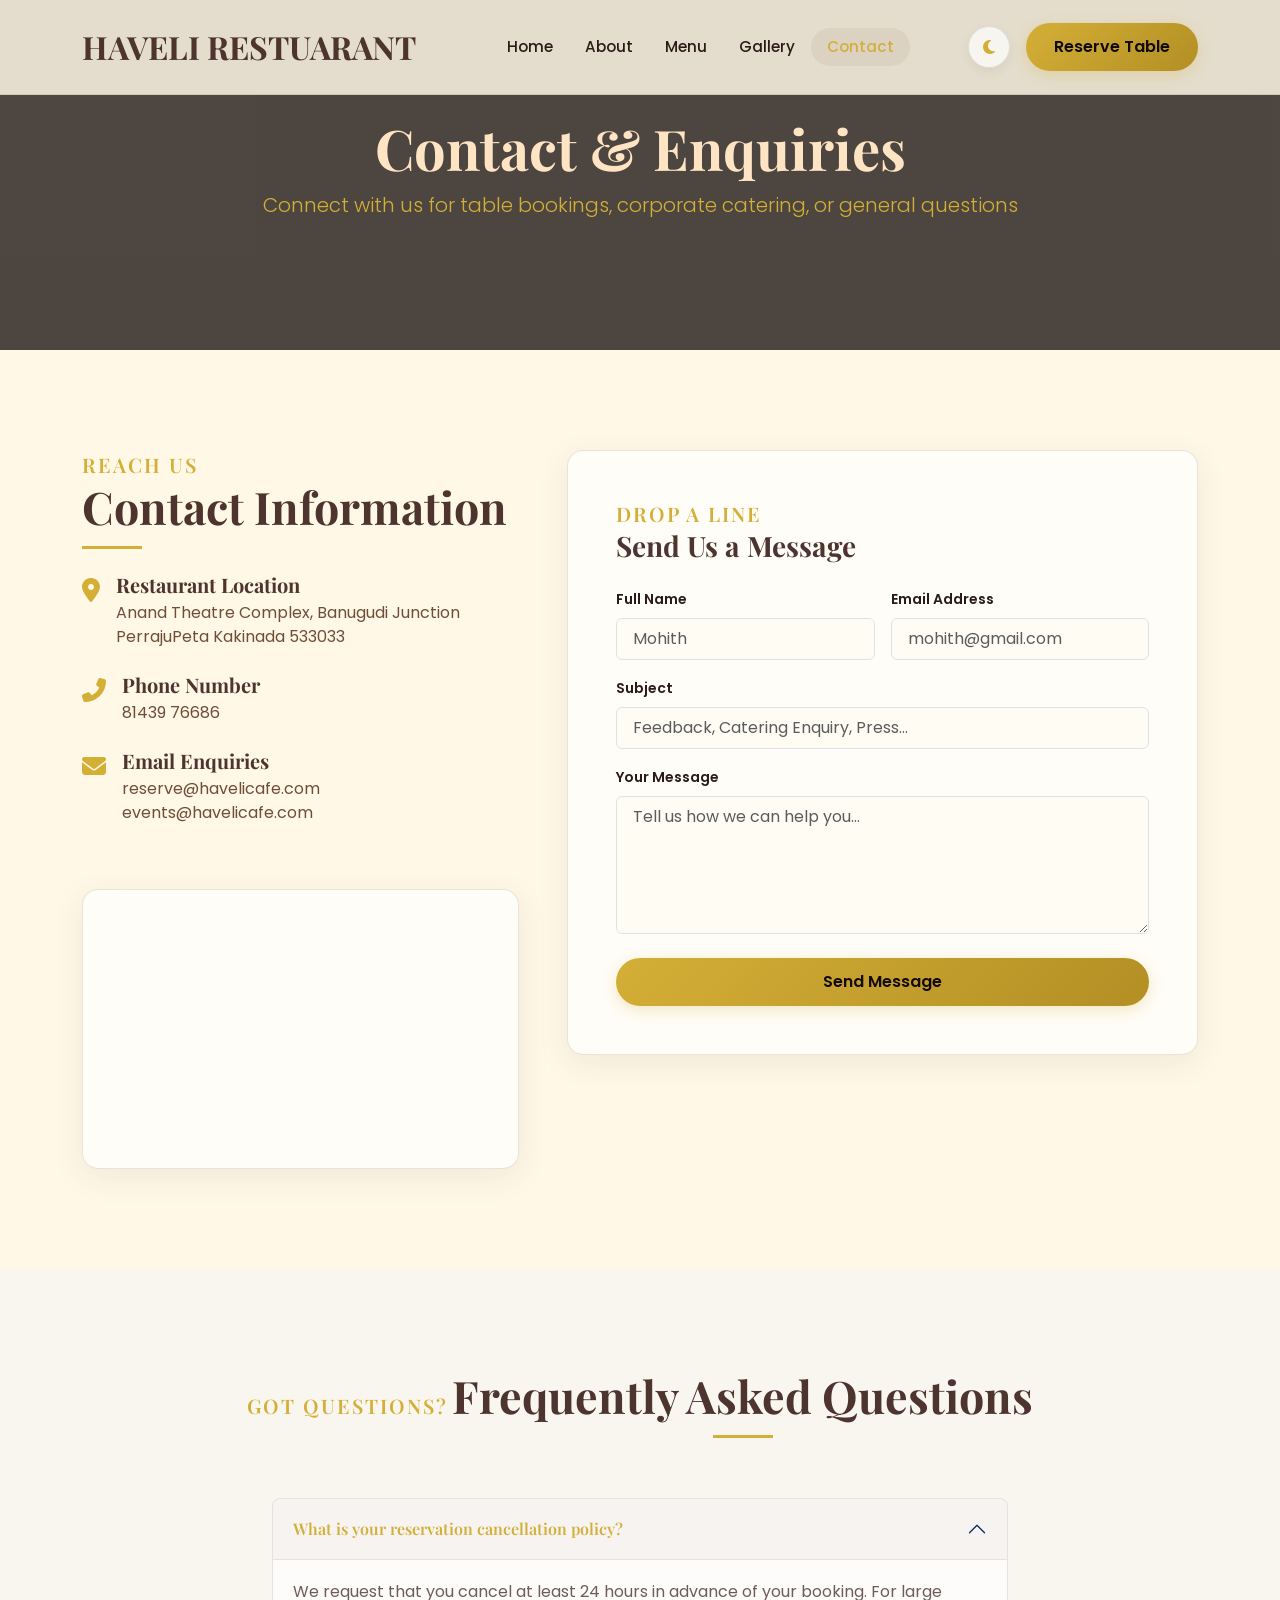
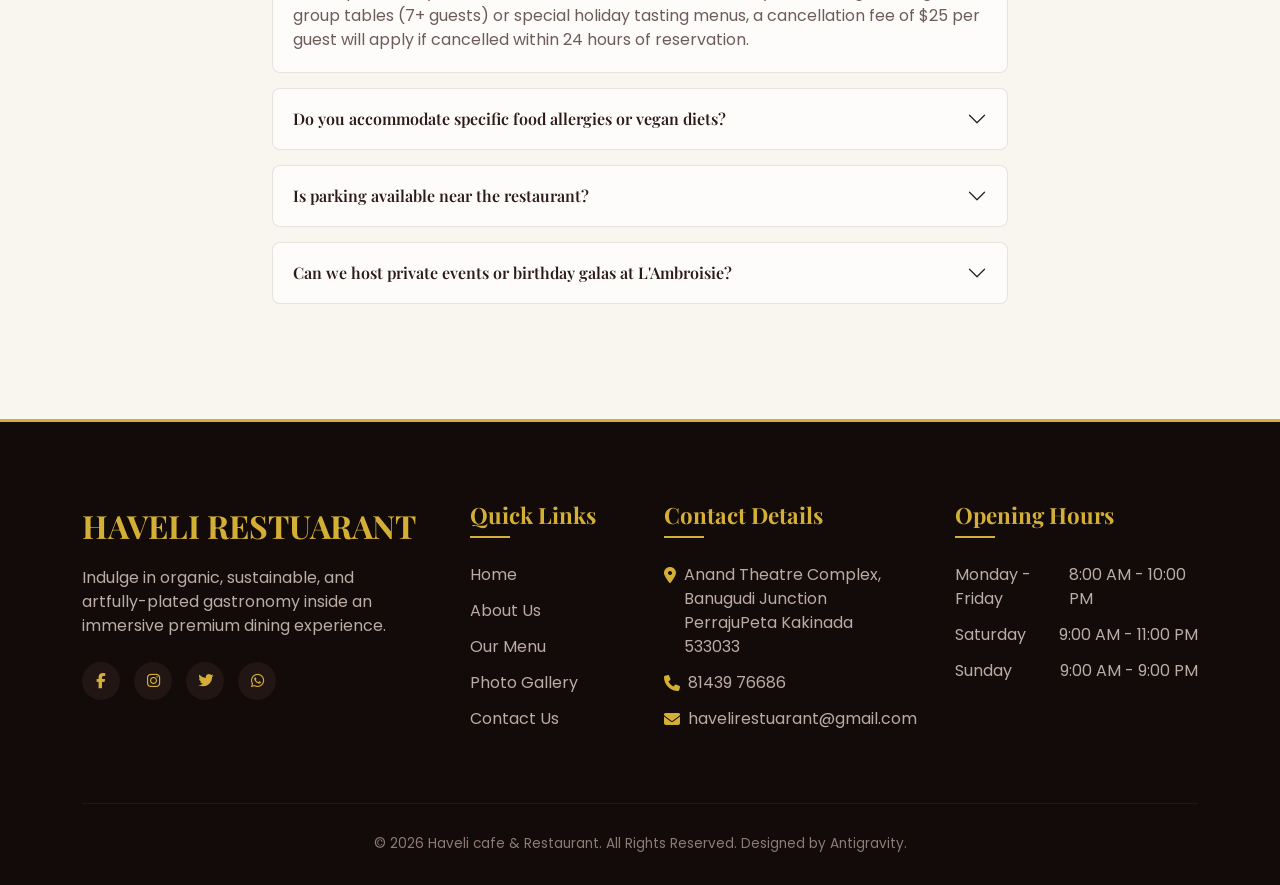
<file: contact.html>
<!DOCTYPE html>
<html lang="en" data-theme="light">
<head>
    <meta charset="UTF-8">
    <meta name="viewport" content="width=device-width, initial-scale=1.0">
    <meta name="description" content="Get in touch with L'Ambroisie Cafe & Restaurant. Find our address, phone numbers, email, opening hours, interactive Google Maps, and FAQs.">
    <title>Contact Us | Haveli Restaurant</title>

    <!-- Bootstrap 5 CSS CDN -->
    <link href="https://cdn.jsdelivr.net/npm/bootstrap@5.3.2/dist/css/bootstrap.min.css" rel="stylesheet">
    <!-- Font Awesome 6 Icons CDN -->
    <link rel="stylesheet" href="https://cdnjs.cloudflare.com/ajax/libs/font-awesome/6.4.2/css/all.min.css">
    <!-- Custom CSS -->
    <link rel="stylesheet" href="css/style.css">
</head>
<body>

    <!-- Scroll Progress Indicator -->
    <div id="scroll-progress"></div>

    <!-- Preloader (Loading Screen) -->
    <div id="preloader">
        <div class="loader-container">
            <div class="loader-coffee"></div>
            <h4 class="display-font text-gold">HAVELI RESTAURANT</h4>
            <p class="text-muted small">Crafting culinary perfection...</p>
        </div>
    </div>

    <!-- Sticky Navigation Bar -->
    <nav class="navbar navbar-expand-lg navbar-custom fixed-top">
        <div class="container">
            <a class="navbar-brand d-flex align-items-center" href="index.html">
                <span class="display-font text-brown fs-2 fw-bold tracking-wide">HAVELI RESTUARANT</span>
            </a>
            
            <div class="d-flex align-items-center order-lg-last gap-3">
                <!-- Theme Toggle -->
                <button class="btn-theme-toggle" aria-label="Toggle Dark/Light Mode">
                    <i class="fas fa-moon"></i>
                </button>
                <!-- Book Table CTA -->
                <button class="btn btn-gold d-none d-sm-inline-block" data-bs-toggle="modal" data-bs-target="#reservationModal">
                    Reserve Table
                </button>
                
                <button class="navbar-toggler navbar-toggler-custom" type="button" data-bs-toggle="collapse" data-bs-target="#navbarNav" aria-controls="navbarNav" aria-expanded="false" aria-label="Toggle navigation">
                    <i class="fas fa-bars fs-3"></i>
                </button>
            </div>

            <div class="collapse navbar-collapse justify-content-center" id="navbarNav">
                <ul class="navbar-nav mb-2 mb-lg-0">
                    <li class="nav-item">
                        <a class="nav-link" href="index.html">Home</a>
                    </li>
                    <li class="nav-item">
                        <a class="nav-link" href="about.html">About</a>
                    </li>
                    <li class="nav-item">
                        <a class="nav-link" href="menu.html">Menu</a>
                    </li>
                    <li class="nav-item">
                        <a class="nav-link" href="gallery.html">Gallery</a>
                    </li>
                    <li class="nav-item">
                        <a class="nav-link active" aria-current="page" href="contact.html">Contact</a>
                    </li>
                </ul>
            </div>
        </div>
    </nav>

    <!-- Page Header (Small Hero) -->
    <section class="position-relative overflow-hidden py-5 d-flex align-items-center" style="height: 350px; background-image: url('https://images.unsplash.com/photo-1517248135467-4c7edcad34c4?auto=format&fit=crop&w=1920&q=80'); background-size: cover; background-position: center; margin-top: 0;">
        <div class="hero-overlay" style="background: rgba(18, 11, 9, 0.75);"></div>
        <div class="container position-relative text-center text-white" style="z-index: 4;">
            <h1 class="display-4 fw-bold display-font"style="color:bisque;">Contact & Enquiries</h1>
            <p class="lead text-gold italic">Connect with us for table bookings, corporate catering, or general questions</p>
        </div>
    </section>

    <!-- Contact & Map Section -->
    <section class="section-padding">
        <div class="container">
            <div class="row g-5">
                <!-- Info details & Map -->
                <div class="col-lg-5 reveal-on-scroll">
                    <span class="section-subtitle">Reach Us</span>
                    <h2 class="section-title text-start mb-4">Contact Information</h2>
                    
                    <div class="d-flex align-items-start gap-3 mb-4">
                        <div class="text-gold fs-4"><i class="fas fa-map-marker-alt"></i></div>
                        <div>
                            <h5 class="fw-bold mb-1">Restaurant Location</h5>
                         <a href="https://maps.google.com/?q=Anand+Theatre+Complex,+Banugudi+Junction,+PerrajuPeta+Kakinada+533033" target="_blank" rel="noopener noreferrer">
                                Anand Theatre Complex, Banugudi Junction<br>PerrajuPeta Kakinada 533033
                            </a>
                        </div>
                    </div>
                    
                    <div class="d-flex align-items-start gap-3 mb-4">
                        <div class="text-gold fs-4"><i class="fas fa-phone-alt"></i></div>
                        <div>
                            <h5 class="fw-bold mb-1">Phone Number</h5>
                            <p class="text-muted mb-0"><a href="tel:+9989796435">81439 76686</a></p>
                        </div>
                    </div>

                    <div class="d-flex align-items-start gap-3 mb-4">
                        <div class="text-gold fs-4"><i class="fas fa-envelope"></i></div>
                        <div>
                            <h5 class="fw-bold mb-1">Email Enquiries</h5>
                            <p class="text-muted mb-0"><a href="mailto:reserve@havelicafe.com">reserve@havelicafe.com</a></p>
                            <p class="text-muted"><a href="mailto:events@havelicafe.com">events@havelicafe.com</a></p>
                        </div>
                    </div>

                    <!-- Embed Google Maps (Premium Styled Iframe Placeholder) -->
                    <div class="glass-card p-2 rounded-4 overflow-hidden mt-5" style="height: 280px;">
                        <iframe src="https://www.google.com/maps/embed?pb=!1m18!1m12!1m3!1d193595.25280036687!2d-74.11976214578168!3d40.697670067664324!2m3!1f0!2f0!3f0!3m2!1i1024!2i768!4f13.1!3m3!1m2!1s0x89c24fa5d33f083b%3A0xc80b8f06e177fe62!2sNew%20York%2C%20NY%2C%20USA!5e0!3m2!1sen!2sin!4v1689123456789!5m2!1sen!2sin" width="100%" height="100%" style="border:0;" allowfullscreen="" loading="lazy" referrerpolicy="no-referrer-when-downgrade" title="L'Ambroisie location map"></iframe>
                    </div>
                </div>

                <!-- Contact Form -->
                <div class="col-lg-7 reveal-on-scroll">
                    <div class="glass-card p-5">
                        <span class="section-subtitle">Drop a Line</span>
                        <h3 class="display-font text-start mb-4">Send Us a Message</h3>
                        
                        <form id="contact-form" class="needs-validation" novalidate>
                            <div class="row g-3">
                                <!-- Name -->
                                <div class="col-md-6">
                                    <label for="contact-name" class="form-label small fw-semibold">Full Name</label>
                                    <input type="text" class="form-control px-3 py-2" id="contact-name" style="background: rgba(var(--color-cream-rgb), 0.3);" placeholder="Mohith" required>
                                    <div class="invalid-feedback">Please enter your name.</div>
                                </div>
                                <!-- Email -->
                                <div class="col-md-6">
                                    <label for="contact-email" class="form-label small fw-semibold">Email Address</label>
                                    <input type="email" class="form-control px-3 py-2" id="contact-email" style="background: rgba(var(--color-cream-rgb), 0.3);" placeholder="mohith@gmail.com" required>
                                    <div class="invalid-feedback">Please enter a valid email.</div>
                                </div>
                                <!-- Subject -->
                                <div class="col-12">
                                    <label for="contact-subject" class="form-label small fw-semibold">Subject</label>
                                    <input type="text" class="form-control px-3 py-2" id="contact-subject" style="background: rgba(var(--color-cream-rgb), 0.3);" placeholder="Feedback, Catering Enquiry, Press..." required>
                                    <div class="invalid-feedback">Please specify a subject.</div>
                                </div>
                                <!-- Message -->
                                <div class="col-12">
                                    <label for="contact-message" class="form-label small fw-semibold">Your Message</label>
                                    <textarea class="form-control px-3 py-2" id="contact-message" rows="5" style="background: rgba(var(--color-cream-rgb), 0.3);" placeholder="Tell us how we can help you..." required></textarea>
                                    <div class="invalid-feedback">Please type your message.</div>
                                </div>
                                <!-- Submit Button -->
                                <div class="col-12 mt-4">
                                    <button type="submit" class="btn btn-gold w-100">Send Message</button>
                                </div>
                            </div>
                        </form>
                    </div>
                </div>
            </div>
        </div>
    </section>

    <!-- FAQ Accordion Section -->
    <section class="section-padding bg-light-gray" style="background-color: var(--color-light-gray); transition: background-color 0.5s ease;">
        <div class="container">
            <div class="section-title-wrap text-center reveal-on-scroll">
                <span class="section-subtitle">Got Questions?</span>
                <h2 class="section-title">Frequently Asked Questions</h2>
            </div>
            
            <div class="row justify-content-center">
                <div class="col-lg-8 reveal-on-scroll">
                    <div class="accordion faq-accordion" id="faqAccordion">
                        <!-- FAQ 1 -->
                        <div class="accordion-item">
                            <h2 class="accordion-header" id="headingOne">
                                <button class="accordion-button" type="button" data-bs-toggle="collapse" data-bs-target="#collapseOne" aria-expanded="true" aria-controls="collapseOne">
                                    What is your reservation cancellation policy?
                                </button>
                            </h2>
                            <div id="collapseOne" class="accordion-collapse collapse show" aria-labelledby="headingOne" data-bs-parent="#faqAccordion">
                                <div class="accordion-body">
                                    We request that you cancel at least 24 hours in advance of your booking. For large group tables (7+ guests) or special holiday tasting menus, a cancellation fee of $25 per guest will apply if cancelled within 24 hours of reservation.
                                </div>
                            </div>
                        </div>
                        <!-- FAQ 2 -->
                        <div class="accordion-item">
                            <h2 class="accordion-header" id="headingTwo">
                                <button class="accordion-button collapsed" type="button" data-bs-toggle="collapse" data-bs-target="#collapseTwo" aria-expanded="false" aria-controls="collapseTwo">
                                    Do you accommodate specific food allergies or vegan diets?
                                </button>
                            </h2>
                            <div id="collapseTwo" class="accordion-collapse collapse" aria-labelledby="headingTwo" data-bs-parent="#faqAccordion">
                                <div class="accordion-body">
                                    Yes, absolutely. Our menu features gluten-free and vegetarian markers, and we can adjust multiple signature entrees to accommodate nut, dairy, or shellfish allergies. Please indicate your dietary requirements inside your reservation form comments or notify your server before ordering.
                                </div>
                            </div>
                        </div>
                        <!-- FAQ 3 -->
                        <div class="accordion-item">
                            <h2 class="accordion-header" id="headingThree">
                                <button class="accordion-button collapsed" type="button" data-bs-toggle="collapse" data-bs-target="#collapseThree" aria-expanded="false" aria-controls="collapseThree">
                                    Is parking available near the restaurant?
                                </button>
                            </h2>
                            <div id="collapseThree" class="accordion-collapse collapse" aria-labelledby="headingThree" data-bs-parent="#faqAccordion">
                                <div class="accordion-body">
                                    Yes. Valet parking is available at our main entrance on Culinary Boulevard starting at 5:00 PM Wednesday through Sunday. Additionally, there is a secure, multi-story public parking garage located just one block east of Gourmet Heights.
                                </div>
                            </div>
                        </div>
                        <!-- FAQ 4 -->
                        <div class="accordion-item">
                            <h2 class="accordion-header" id="headingFour">
                                <button class="accordion-button collapsed" type="button" data-bs-toggle="collapse" data-bs-target="#collapseFour" aria-expanded="false" aria-controls="collapseFour">
                                    Can we host private events or birthday galas at L'Ambroisie?
                                </button>
                            </h2>
                            <div id="collapseFour" class="accordion-collapse collapse" aria-labelledby="headingFour" data-bs-parent="#faqAccordion">
                                <div class="accordion-body">
                                    Yes! We host private banquets, corporate luncheons, and wine tasting galas. You can book our glass-walled mezzanine lounge or book out the entire dining room. Please fill out our contact form specifying "Private Events" as your subject, or email <a href="mailto:events@lambroisie.com" class="text-gold">events@lambroisie.com</a>.
                                </div>
                            </div>
                        </div>
                    </div>
                </div>
            </div>
        </div>
    </section>

    <!-- Footer Section -->
    <footer class="footer-section">
        <div class="container">
            <div class="row g-5">
                <!-- Info & Socials -->
                <div class="col-md-6 col-lg-4">
                    <a class="d-inline-block" href="index.html">
                        <span class="display-font text-gold fs-2 fw-bold tracking-wide">HAVELI RESTUARANT</span>
                    </a>
                    <p class="mt-3" style="max-width: 320px; color:#BCACA6;">Indulge in organic, sustainable, and artfully-plated gastronomy inside an immersive premium dining experience.</p>
                    <div class="footer-social-icons mt-4">
                        <a href="#" aria-label="Facebook"><i class="fab fa-facebook-f"></i></a>
                        <a href="#" aria-label="Instagram"><i class="fab fa-instagram"></i></a>
                        <a href="#" aria-label="Twitter"><i class="fab fa-twitter"></i></a>
                        <a href="#" aria-label="TripAdvisor"><i class="fab fa-whatsapp"></i></a>
                    </div>
                </div>
                <!-- Quick Links -->
                <div class="col-6 col-lg-2">
                    <h5 class="footer-heading">Quick Links</h5>
                    <ul class="footer-links">
                        <li><a href="index.html">Home</a></li>
                        <li><a href="about.html">About Us</a></li>
                        <li><a href="menu.html">Our Menu</a></li>
                        <li><a href="gallery.html">Photo Gallery</a></li>
                        <li><a href="contact.html">Contact Us</a></li>
                    </ul>
                </div>
                <!-- Contact info -->
                <div class="col-6 col-lg-3">
                    <h5 class="footer-heading">Contact Details</h5>
                    <ul class="footer-links text-muted">
                        <li class="d-flex align-items-start gap-2">
                            <i class="fas fa-map-marker-alt text-gold mt-1"></i>
                              <a href="https://maps.google.com/?q=Anand+Theatre+Complex,+Banugudi+Junction,+PerrajuPeta+Kakinada+533033" target="_blank" rel="noopener noreferrer">
                                Anand Theatre Complex, Banugudi Junction<br>PerrajuPeta Kakinada 533033
                            </a>
                        </li>
                        <li class="d-flex align-items-center gap-2">
                            <i class="fas fa-phone text-gold"></i>
                            <a href="tel:+918143976686">81439 76686</a>
                        </li>
                        <li class="d-flex align-items-center gap-2">
                            <i class="fas fa-envelope text-gold"></i>
                            <a href="mailto:reserve@havelicafe.com">havelirestuarant@gmail.com</a>
                        </li>
                    </ul>
                </div>
                <!-- Hours -->
                <div class="col-md-6 col-lg-3" style="color:#BCACA6;">
                    <h5 class="footer-heading">Opening Hours</h5>
                    <ul class="footer-links">
                        <li class="d-flex justify-content-between">
                            <span>Monday - Friday</span>
                            <span>8:00 AM - 10:00 PM</span>
                        </li>
                        <li class="d-flex justify-content-between">
                            <span>Saturday</span>
                            <span>9:00 AM - 11:00 PM</span>
                        </li>
                        <li class="d-flex justify-content-between">
                            <span>Sunday</span>
                            <span>9:00 AM - 9:00 PM</span>
                        </li>
                    </ul>
                </div>
            </div>
            
            <div class="footer-bottom text-center">
                <p class="mb-0">&copy; 2026 Haveli cafe & Restaurant. All Rights Reserved. Designed by Antigravity.</p>
            </div>
        </div>
    </footer>

    <!-- Scroll-to-Top Button -->
    <a href="#" class="scroll-to-top" aria-label="Scroll to top">
        <i class="fas fa-arrow-up"></i>
    </a>

    <!-- Reservation Modal (Glassmorphism layout) -->
    <div class="modal fade glass-modal" id="reservationModal" tabindex="-1" aria-labelledby="reservationModalLabel" aria-hidden="true">
        <div class="modal-dialog modal-dialog-centered modal-lg">
            <div class="modal-content">
                <div class="modal-header">
                    <h5 class="modal-title display-font fs-3 text-gold" id="reservationModalLabel">Book a Table</h5>
                    <button type="button" class="btn-close btn-close-white" data-bs-dismiss="modal" aria-label="Close"></button>
                </div>
                <form id="reservation-form" class="needs-validation" novalidate>
                    <div class="modal-body p-4">
                        <div class="row g-3">
                            <!-- Full name -->
                            <div class="col-md-6">
                                <label for="res-name" class="form-label small fw-semibold">Full Name</label>
                                <input type="text" class="form-control" id="res-name" required placeholder="John Doe">
                                <div class="invalid-feedback">Please enter your name.</div>
                            </div>
                            <!-- Email -->
                            <div class="col-md-6">
                                <label for="res-email" class="form-label small fw-semibold">Email Address</label>
                                <input type="email" class="form-control" id="res-email" required placeholder="john@example.com">
                                <div class="invalid-feedback">Please enter a valid email.</div>
                            </div>
                            <!-- Phone -->
                            <div class="col-md-6">
                                <label for="res-phone" class="form-label small fw-semibold">Phone Number</label>
                                <input type="tel" class="form-control" id="res-phone" required placeholder="+1 (555) 0123">
                                <div class="invalid-feedback">Please enter your phone number.</div>
                            </div>
                            <!-- Guests -->
                            <div class="col-md-6">
                                <label for="res-guests" class="form-label small fw-semibold">Number of Guests</label>
                                <select class="form-control form-select" id="res-guests" required>
                                    <option value="" disabled selected>Select size</option>
                                    <option value="1">1 Person</option>
                                    <option value="2">2 People</option>
                                    <option value="3">3 People</option>
                                    <option value="4">4 People</option>
                                    <option value="5-6">5-6 People</option>
                                    <option value="7+">7+ People (Event/Large)</option>
                                </select>
                                <div class="invalid-feedback">Please choose table size.</div>
                            </div>
                            <!-- Date -->
                            <div class="col-md-6">
                                <label for="res-date" class="form-label small fw-semibold">Select Date</label>
                                <input type="date" class="form-control" id="res-date" required>
                                <div class="invalid-feedback">Please choose a date.</div>
                            </div>
                            <!-- Time -->
                            <div class="col-md-6">
                                <label for="res-time" class="form-label small fw-semibold">Select Time</label>
                                <input type="time" class="form-control" id="res-time" required>
                                <div class="invalid-feedback">Please choose a time.</div>
                            </div>
                            <!-- Requests -->
                            <div class="col-12">
                                <label for="res-comments" class="form-label small fw-semibold">Special Request / Dietary Needs</label>
                                <textarea class="form-control" id="res-comments" rows="3" placeholder="E.g., high-chair needed, allergic to nuts, birthday celebration..."></textarea>
                            </div>
                        </div>
                    </div>
                    <div class="modal-footer">
                        <button type="button" class="btn btn-outline-gold text-white" data-bs-dismiss="modal">Close</button>
                        <button type="submit" class="btn btn-gold">Confirm Reservation</button>
                    </div>
                </form>
            </div>
        </div>
    </div>

    <!-- Bootstrap 5 JS Bundle CDN -->
    <script src="https://cdn.jsdelivr.net/npm/bootstrap@5.3.2/dist/js/bootstrap.bundle.min.js"></script>
    <!-- Custom JS -->
    <script src="js/main.js"></script>
</body>
</html>
</file>
<file: css/style.css>
/* ==========================================================================
   Premium Café & Restaurant Website - Custom Design System & Core Styles
   ========================================================================== */

/* Google Fonts Imports */
@import url('https://fonts.googleapis.com/css2?family=Playfair+Display:ital,wght@0,400..900;1,400..900&family=Poppins:ital,wght@0,100;0,200;0,300;0,400;0,500;0,600;0,700;0,800;0,900;1,100;1,200;1,300;1,400;1,500;1,600;1,700;1,800;1,900&display=swap');

:root {
    /* Color Palette (Default Light Mode - Premium Cream & Warm Coffee Theme) */
    --color-dark-brown: #4E342E;
    --color-coffee: #6F4E37;
    --color-cream: #FFF8E7;
    --color-cream-rgb: 255, 248, 231;
    --color-gold: #D4AF37;
    --color-gold-rgb: 212, 175, 55;
    --color-white: #FFFFFF;
    --color-light-gray: #F9F6F0;
    --color-text-dark: #2C1A16;
    --color-text-muted: #6E5C58;
    
    /* Backgrounds */
    --bg-body: var(--color-cream);
    --bg-card: rgba(255, 255, 255, 0.7);
    --bg-navbar: rgba(255, 248, 231, 0.85);
    --border-glass: rgba(111, 78, 55, 0.15);
    --shadow-glass: rgba(78, 52, 46, 0.08);
    
    /* Fonts */
    --font-primary: 'Poppins', sans-serif;
    --font-secondary: 'Playfair Display', serif;
    
    /* Transitions & Borders */
    --transition-smooth: all 0.4s cubic-bezier(0.165, 0.84, 0.44, 1);
    --transition-fast: all 0.2s ease-in-out;
    --border-radius-sm: 8px;
    --border-radius-md: 16px;
    --border-radius-lg: 30px;
    --border-radius-pill: 50rem;
}

/* Dark Mode Theme Variables */
[data-theme="dark"] {
    --color-dark-brown: #D4AF37;
    --color-coffee: #C49A45;
    --color-cream: #120B09;
    --color-cream-rgb: 18, 11, 9;
    --color-gold: #D4AF37;
    --color-gold-rgb: 212, 175, 55;
    --color-white: #1A100E;
    --color-light-gray: #251815;
    --color-text-dark: #FFF8E7;
    --color-text-muted: #BCAAA4;
    
    /* Backgrounds and Glassmorphism in Dark Mode */
    --bg-body: #120B09;
    --bg-card: rgba(26, 16, 14, 0.65);
    --bg-navbar: rgba(18, 11, 9, 0.85);
    --border-glass: rgba(212, 175, 55, 0.12);
    --shadow-glass: rgba(0, 0, 0, 0.5);
}

/* ==========================================================================
   1. Base & Reset Styles
   ========================================================================== */
html {
    scroll-behavior: smooth;
    overflow-x: hidden;
}

body {
    font-family: var(--font-primary);
    background-color: var(--bg-body);
    color: var(--color-text-dark);
    transition: background-color 0.5s ease, color 0.5s ease;
    overflow-x: hidden;
}

h1, h2, h3, h4, h5, h6, .display-font {
    font-family: var(--font-secondary);
    font-weight: 700;
    color: var(--color-dark-brown);
}

[data-theme="dark"] h1, 
[data-theme="dark"] h2, 
[data-theme="dark"] h3, 
[data-theme="dark"] h4, 
[data-theme="dark"] h5, 
[data-theme="dark"] h6 {
    color: var(--color-text-dark); /* Gold / Cream in dark mode */
}

a {
    text-decoration: none;
    color: var(--color-coffee);
    transition: var(--transition-fast);
}

a:hover {
    color: var(--color-gold);
}

/* ==========================================================================
   2. Preloader (Loading Screen)
   ========================================================================== */
#preloader {
    position: fixed;
    top: 0;
    left: 0;
    width: 100%;
    height: 100%;
    background-color: #120B09; /* Keeps a dark premium cover initially */
    display: flex;
    justify-content: center;
    align-items: center;
    z-index: 99999;
    transition: opacity 0.6s ease, visibility 0.6s ease;
}

.loader-container {
    text-align: center;
}

.loader-coffee {
    width: 80px;
    height: 80px;
    border: 4px solid var(--color-gold);
    border-radius: 50%;
    border-top-color: transparent;
    animation: spin-loader 1.2s cubic-bezier(0.68, -0.55, 0.27, 1.55) infinite;
    position: relative;
    margin: 0 auto 20px;
}

.loader-coffee::after {
    content: '\f27b'; /* Steam icon or coffee representation */
    font-family: 'Font Awesome 5 Free';
    font-weight: 900;
    color: var(--color-gold);
    font-size: 2rem;
    position: absolute;
    top: 50%;
    left: 50%;
    transform: translate(-50%, -50%);
    animation: steam 1.5s ease-in-out infinite alternate;
}

@keyframes spin-loader {
    to { transform: rotate(360deg); }
}

@keyframes steam {
    0% { transform: translate(-50%, -40%) scale(0.9); opacity: 0.5; }
    100% { transform: translate(-50%, -60%) scale(1.1); opacity: 1; }
}

/* ==========================================================================
   3. Glassmorphism Utilities & Cards
   ========================================================================== */
.glass-card {
    background: var(--bg-card);
    backdrop-filter: blur(14px);
    -webkit-backdrop-filter: blur(14px);
    border: 1px solid var(--border-glass);
    box-shadow: 0 8px 32px 0 var(--shadow-glass);
    border-radius: var(--border-radius-md);
    transition: var(--transition-smooth);
}

.glass-card:hover {
    transform: translateY(-8px);
    box-shadow: 0 15px 35px 0 rgba(111, 78, 55, 0.15);
    border-color: rgba(212, 175, 55, 0.4);
}

[data-theme="dark"] .glass-card:hover {
    box-shadow: 0 15px 35px 0 rgba(0, 0, 0, 0.6);
    border-color: rgba(212, 175, 55, 0.5);
}

/* ==========================================================================
   4. Header & Navigation (Sticky glass navbar)
   ========================================================================== */
.navbar-custom {
    background-color: #F3EFE5;
    background: var(--bg-navbar);
    backdrop-filter: blur(12px);
    -webkit-backdrop-filter: blur(12px);
    border-bottom: 1px solid var(--border-glass);
    padding: 18px 0;
    transition: var(--transition-smooth);
    z-index: 1000;
}

.navbar-custom.sticky {
    padding: 10px 0;
    box-shadow: 0 4px 20px var(--shadow-glass);
}

.navbar-brand-img {
    height: 45px;
    transition: var(--transition-smooth);
}

.navbar-custom.sticky .navbar-brand-img {
    height: 38px;
}

.navbar-custom .nav-link {
    color: var(--color-text-dark);
    font-weight: 500;
    font-size: 0.95rem;
    padding: 8px 16px !important;
    border-radius: var(--border-radius-pill);
    transition: var(--transition-fast);
    position: relative;
}

.navbar-custom .nav-link:hover,
.navbar-custom .nav-link.active {
    color: var(--color-gold);
    background-color: rgba(111, 78, 55, 0.08);
}

[data-theme="dark"] .navbar-custom .nav-link:hover,
[data-theme="dark"] .navbar-custom .nav-link.active {
    background-color: rgba(212, 175, 55, 0.1);
}

/* Mobile Toggle Hamburger button styling */
.navbar-toggler-custom {
    border: none;
    outline: none;
    padding: 6px;
    background: transparent;
    color: var(--color-text-dark);
}

.navbar-toggler-custom:focus {
    box-shadow: none;
}

/* ==========================================================================
   5. Buttons (Premium Gold & Outline Styling)
   ========================================================================== */
.btn-gold {
    background: linear-gradient(135deg, var(--color-gold), #B38F24);
    color: #120B09 !important;
    font-weight: 600;
    padding: 12px 28px;
    border: none;
    border-radius: var(--border-radius-pill);
    box-shadow: 0 4px 15px rgba(212, 175, 55, 0.3);
    transition: var(--transition-smooth);
    position: relative;
    overflow: hidden;
    z-index: 1;
}

.btn-gold::before {
    content: '';
    position: absolute;
    top: 0;
    left: 0;
    width: 100%;
    height: 100%;
    background: linear-gradient(135deg, #F3D065, var(--color-gold));
    opacity: 0;
    transition: var(--transition-smooth);
    z-index: -1;
}

.btn-gold:hover {
    transform: translateY(-3px);
    box-shadow: 0 8px 20px rgba(212, 175, 55, 0.45);
}

.btn-gold:hover::before {
    opacity: 1;
}

.btn-outline-gold {
    background: transparent;
    border: 2px solid var(--color-gold);
    color: var(--color-text-dark) !important;
    font-weight: 600;
    padding: 10px 26px;
    border-radius: var(--border-radius-pill);
    transition: var(--transition-smooth);
}

.btn-outline-gold:hover {
    background: var(--color-gold);
    color: #120B09 !important;
    transform: translateY(-3px);
    box-shadow: 0 8px 20px rgba(212, 175, 55, 0.3);
}

/* Theme Toggle Button */
.btn-theme-toggle {
    width: 42px;
    height: 42px;
    border-radius: 50%;
    border: 1px solid var(--border-glass);
    background: var(--bg-card);
    color: var(--color-gold);
    display: flex;
    align-items: center;
    justify-content: center;
    cursor: pointer;
    transition: var(--transition-smooth);
    box-shadow: 0 4px 10px var(--shadow-glass);
}

.btn-theme-toggle:hover {
    transform: rotate(45deg) scale(1.05);
}

/* ==========================================================================
   6. Hero Section & Image Slider
   ========================================================================== */
.hero-slider-section {
    position: relative;
    height: 100vh;
    width: 100%;
    overflow: hidden;
    margin-top: 0;
}

.hero-slide {
    position: absolute;
    top: 0;
    left: 0;
    width: 100%;
    height: 100%;
    background-size: cover;
    background-position: center;
    opacity: 0;
    z-index: 1;
    transition: opacity 1.5s cubic-bezier(0.4, 0, 0.2, 1);
    transform: scale(1.08);
}

.hero-slide.active {
    opacity: 1;
    z-index: 2;
    transform: scale(1);
    transition: opacity 1.5s ease, transform 10s linear;
}

.hero-overlay {
    position: absolute;
    top: 0;
    left: 0;
    width: 100%;
    height: 100%;
    background: linear-gradient(to bottom, rgba(18, 11, 9, 0.65), rgba(18, 11, 9, 0.85));
    z-index: 3;
}

.hero-content-container {
    position: relative;
    height: 100%;
    z-index: 4;
    display: flex;
    align-items: center;
    color: var(--color-cream);
}

.hero-title {
    font-size: 4rem;
    font-weight: 900;
    line-height: 1.1;
    margin-bottom: 20px;
    text-shadow: 2px 2px 10px rgba(0, 0, 0, 0.5);
    color: var(--color-cream) !important;
}

.hero-subtitle {
    font-family: var(--font-secondary);
    color: var(--color-gold);
    font-size: 1.8rem;
    font-style: italic;
    margin-bottom: 15px;
}

.hero-desc {
    font-size: 1.1rem;
    max-width: 600px;
    margin-bottom: 35px;
    color: #ECE0D1;
}

/* ==========================================================================
   7. Featured Sections & Page Elements
   ========================================================================== */
.section-padding {
    padding: 100px 0;
}

.section-title-wrap {
    margin-bottom: 60px;
}

.section-subtitle {
    font-family: var(--font-secondary);
    color: var(--color-gold);
    font-size: 1.25rem;
    font-weight: 600;
    text-transform: uppercase;
    letter-spacing: 2px;
    margin-bottom: 10px;
}

.section-title {
    font-size: 2.8rem;
    position: relative;
    display: inline-block;
    padding-bottom: 15px;
    margin-bottom: 0;
}

.section-title::after {
    content: '';
    position: absolute;
    left: 50%;
    bottom: 0;
    width: 60px;
    height: 3px;
    background-color: var(--color-gold);
    transform: translateX(-50%);
}

.section-title.text-start::after {
    left: 0;
    transform: none;
}

/* Counter / Statistics Stats */
.stats-counter-card {
    padding: 40px 20px;
    text-align: center;
    border-radius: var(--border-radius-md);
    background: var(--bg-card);
}

.stats-number {
    font-family: var(--font-secondary);
    font-size: 3.2rem;
    font-weight: 800;
    color: var(--color-gold);
    line-height: 1;
    margin-bottom: 8px;
}

.stats-label {
    text-transform: uppercase;
    font-size: 0.85rem;
    letter-spacing: 1.5px;
    font-weight: 600;
    color: var(--color-text-dark);
}

/* Featured Dish Cards */
.dish-card {
    position: relative;
    overflow: hidden;
    height: 100%;
}

.dish-img-wrap {
    position: relative;
    overflow: hidden;
    border-radius: var(--border-radius-md) var(--border-radius-md) 0 0;
    height: 240px;
}

.dish-img {
    width: 100%;
    height: 100%;
    object-fit: cover;
    transition: var(--transition-smooth);
}

.dish-card:hover .dish-img {
    transform: scale(1.1);
}

.dish-tag {
    position: absolute;
    top: 15px;
    left: 15px;
    background-color: var(--color-gold);
    color: #120B09;
    font-weight: 600;
    padding: 4px 12px;
    border-radius: var(--border-radius-pill);
    font-size: 0.8rem;
    text-transform: uppercase;
}

.dish-body {
    padding: 25px;
}

.dish-title {
    font-size: 1.35rem;
    margin-bottom: 10px;
}

.dish-rating {
    color: var(--color-gold);
    font-size: 0.85rem;
    margin-bottom: 12px;
}

.dish-price {
    font-family: var(--font-secondary);
    font-size: 1.5rem;
    font-weight: 700;
    color: var(--color-gold);
}

/* Menu Filter Page */
.menu-filter-btn {
    background: var(--bg-card);
    border: 1px solid var(--border-glass);
    color: var(--color-text-dark);
    padding: 10px 22px;
    border-radius: var(--border-radius-pill);
    font-weight: 500;
    transition: var(--transition-smooth);
    margin: 5px;
}

.menu-filter-btn:hover,
.menu-filter-btn.active {
    background-color: var(--color-coffee);
    color: var(--color-cream);
    border-color: var(--color-coffee);
    box-shadow: 0 4px 15px rgba(111, 78, 55, 0.25);
}

[data-theme="dark"] .menu-filter-btn:hover,
[data-theme="dark"] .menu-filter-btn.active {
    background-color: var(--color-gold);
    color: #120B09;
    border-color: var(--color-gold);
    box-shadow: 0 4px 15px rgba(212, 175, 55, 0.3);
}

/* Gallery Masonry Layout */
.gallery-grid {
    column-count: 3;
    column-gap: 20px;
}

@media(max-width: 991px) {
    .gallery-grid {
        column-count: 2;
    }
}

@media(max-width: 575px) {
    .gallery-grid {
        column-count: 1;
    }
}

.gallery-item {
    display: inline-block;
    width: 100%;
    margin-bottom: 20px;
    position: relative;
    overflow: hidden;
    border-radius: var(--border-radius-md);
    cursor: pointer;
    box-shadow: 0 4px 15px var(--shadow-glass);
}

.gallery-item img {
    width: 100%;
    display: block;
    transition: var(--transition-smooth);
    border-radius: var(--border-radius-md);
}

.gallery-overlay {
    position: absolute;
    top: 0;
    left: 0;
    width: 100%;
    height: 100%;
    background: rgba(78, 52, 46, 0.85);
    display: flex;
    flex-direction: column;
    justify-content: center;
    align-items: center;
    opacity: 0;
    transition: var(--transition-smooth);
    color: var(--color-cream);
    padding: 20px;
    text-align: center;
    border-radius: var(--border-radius-md);
}

[data-theme="dark"] .gallery-overlay {
    background: rgba(18, 11, 9, 0.85);
}

.gallery-item:hover img {
    transform: scale(1.1);
}

.gallery-item:hover .gallery-overlay {
    opacity: 1;
}

.gallery-overlay h5 {
    color: var(--color-cream) !important;
    font-size: 1.25rem;
    margin-bottom: 5px;
    transform: translateY(15px);
    transition: var(--transition-smooth);
}

.gallery-overlay p {
    font-size: 0.85rem;
    color: var(--color-gold);
    text-transform: uppercase;
    letter-spacing: 1px;
    transform: translateY(15px);
    transition: var(--transition-smooth);
}

.gallery-item:hover .gallery-overlay h5,
.gallery-item:hover .gallery-overlay p {
    transform: translateY(0);
}

/* Lightbox Modal custom stylings */
.lightbox-modal .modal-content {
    background: transparent;
    border: none;
}

.lightbox-img {
    max-height: 80vh;
    object-fit: contain;
    border-radius: var(--border-radius-md);
    box-shadow: 0 10px 40px rgba(0,0,0,0.8);
}

.lightbox-close {
    position: absolute;
    top: -45px;
    right: 0;
    color: #fff;
    font-size: 2rem;
    background: transparent;
    border: none;
    cursor: pointer;
}

/* ==========================================================================
   8. Testimonials Section
   ========================================================================== */
.testimonial-card {
    padding: 40px;
    border-radius: var(--border-radius-md);
    margin: 15px 5px;
}

.testimonial-text {
    font-style: italic;
    font-size: 1.05rem;
    margin-bottom: 25px;
    color: var(--color-text-dark);
}

.testimonial-user {
    display: flex;
    align-items: center;
}

.testimonial-avatar {
    width: 60px;
    height: 60px;
    border-radius: 50%;
    object-fit: cover;
    margin-right: 15px;
    border: 2px solid var(--color-gold);
}

.testimonial-name {
    font-family: var(--font-secondary);
    font-weight: 700;
    font-size: 1.1rem;
    margin-bottom: 2px;
}

.testimonial-role {
    font-size: 0.8rem;
    color: var(--color-text-muted);
}

/* ==========================================================================
   9. Footer & Newsletter
   ========================================================================== */
.footer-section {
    background-color: #120B09;
    color:white;
    padding-top: 80px;
    padding-bottom: 30px;
    border-top: 3px solid var(--color-gold);
}

.footer-logo {
    height: 50px;
    margin-bottom: 25px;
}

.footer-heading {
    font-family: var(--font-secondary);
    color: var(--color-gold) !important;
    font-size: 1.4rem;
    margin-bottom: 25px;
    position: relative;
    padding-bottom: 10px;
}

.footer-heading::after {
    content: '';
    position: absolute;
    left: 0;
    bottom: 0;
    width: 40px;
    height: 2px;
    background-color: var(--color-gold);
}

.footer-links {
    list-style: none;
    padding: 0;
    margin: 0;
}

.footer-links li {
    margin-bottom: 12px;
}

.footer-links a {
    color: #BCAAA4;
    transition: var(--transition-fast);
}

.footer-links a:hover {
    color: var(--color-gold);
    padding-left: 5px;
}

.footer-social-icons a {
    display: inline-flex;
    align-items: center;
    justify-content: center;
    width: 38px;
    height: 38px;
    background-color: #211613;
    color: var(--color-gold);
    border-radius: 50%;
    margin-right: 10px;
    font-size: 0.95rem;
    transition: var(--transition-smooth);
}

.footer-social-icons a:hover {
    background-color: var(--color-gold);
    color: #120B09;
    transform: translateY(-3px);
}

.footer-bottom {
    margin-top: 60px;
    padding-top: 30px;
    border-top: 1px solid #211613;
    font-size: 0.85rem;
    color: #8D7A76;
}

/* ==========================================================================
   10. Scroll to Top Button & Page Progress
   ========================================================================== */
.scroll-to-top {
    position: fixed;
    bottom: 30px;
    right: -60px; /* Hidden offscreen by default */
    width: 45px;
    height: 45px;
    border-radius: 50%;
    background-color: var(--color-gold);
    color: #120B09;
    display: flex;
    justify-content: center;
    align-items: center;
    cursor: pointer;
    box-shadow: 0 4px 15px rgba(0,0,0,0.3);
    z-index: 999;
    transition: var(--transition-smooth);
    opacity: 0;
}

.scroll-to-top.show {
    right: 30px;
    opacity: 1;
}

.scroll-to-top:hover {
    background-color: var(--color-coffee);
    color: var(--color-cream);
    transform: translateY(-3px);
}

/* Scroll progress bar */
#scroll-progress {
    position: fixed;
    top: 0;
    left: 0;
    height: 3px;
    background-color: var(--color-gold);
    width: 0%;
    z-index: 10000;
}

/* ==========================================================================
   11. Animations (Scroll Reveal effects)
   ========================================================================== */
.reveal-on-scroll {
    opacity: 0;
    transform: translateY(30px);
    transition: opacity 0.8s ease, transform 0.8s cubic-bezier(0.165, 0.84, 0.44, 1);
}

.reveal-on-scroll.active {
    opacity: 1;
    transform: translateY(0);
}

/* ==========================================================================
   12. Special Layout Features
   ========================================================================== */
/* Booking Modal custom styling */
.glass-modal .modal-content {
    background: var(--bg-card);
    backdrop-filter: blur(20px);
    -webkit-backdrop-filter: blur(20px);
    border: 1px solid var(--border-glass);
    border-radius: var(--border-radius-md);
    box-shadow: 0 10px 40px var(--shadow-glass);
    color: var(--color-text-dark);
}

.glass-modal .modal-header {
    border-bottom: 1px solid var(--border-glass);
}

.glass-modal .modal-footer {
    border-top: 1px solid var(--border-glass);
}

.glass-modal .form-control {
    background: rgba(var(--color-cream-rgb), 0.5);
    border: 1px solid var(--border-glass);
    color: var(--color-text-dark);
    border-radius: var(--border-radius-sm);
    padding: 10px 15px;
}

.glass-modal .form-control:focus {
    background: rgba(var(--color-cream-rgb), 0.8);
    border-color: var(--color-gold);
    box-shadow: 0 0 0 0.25rem rgba(212, 175, 55, 0.25);
    color: var(--color-text-dark);
}

[data-theme="dark"] .glass-modal .form-control {
    background: rgba(26, 16, 14, 0.8);
    color: #FFF8E7;
}

/* FAQ Accordion Stylings */
.faq-accordion .accordion-item {
    background: var(--bg-card);
    border: 1px solid var(--border-glass);
    margin-bottom: 15px;
    border-radius: var(--border-radius-sm) !important;
    overflow: hidden;
}

.faq-accordion .accordion-button {
    background: transparent;
    color: var(--color-text-dark);
    font-weight: 600;
    padding: 20px;
    box-shadow: none;
}

.faq-accordion .accordion-button:not(.collapsed) {
    color: var(--color-gold);
    background-color: rgba(111, 78, 55, 0.05);
}

[data-theme="dark"] .faq-accordion .accordion-button:not(.collapsed) {
    background-color: rgba(212, 175, 55, 0.05);
}

.faq-accordion .accordion-body {
    padding: 20px;
    color: var(--color-text-muted);
    border-top: 1px solid var(--border-glass);
}

/* Instagram Grid */
.instagram-grid {
    display: grid;
    grid-template-columns: repeat(6, 1fr);
    gap: 10px;
}

@media(max-width: 991px) {
    .instagram-grid {
        grid-template-columns: repeat(3, 1fr);
    }
}

@media(max-width: 575px) {
    .instagram-grid {
        grid-template-columns: repeat(2, 1fr);
    }
}

.instagram-item {
    position: relative;
    overflow: hidden;
    border-radius: var(--border-radius-sm);
    aspect-ratio: 1;
}

.instagram-item img {
    width: 100%;
    height: 100%;
    object-fit: cover;
    transition: var(--transition-smooth);
}

.instagram-item:hover img {
    transform: scale(1.1);
}

.instagram-hover {
    position: absolute;
    top: 0;
    left: 0;
    width: 100%;
    height: 100%;
    background: rgba(18, 11, 9, 0.7);
    color: var(--color-gold);
    display: flex;
    justify-content: center;
    align-items: center;
    font-size: 1.5rem;
    opacity: 0;
    transition: var(--transition-smooth);
}

.instagram-item:hover .instagram-hover {
    opacity: 1;
}
.text-gold{
    color:#d4af35;
}
</file>
